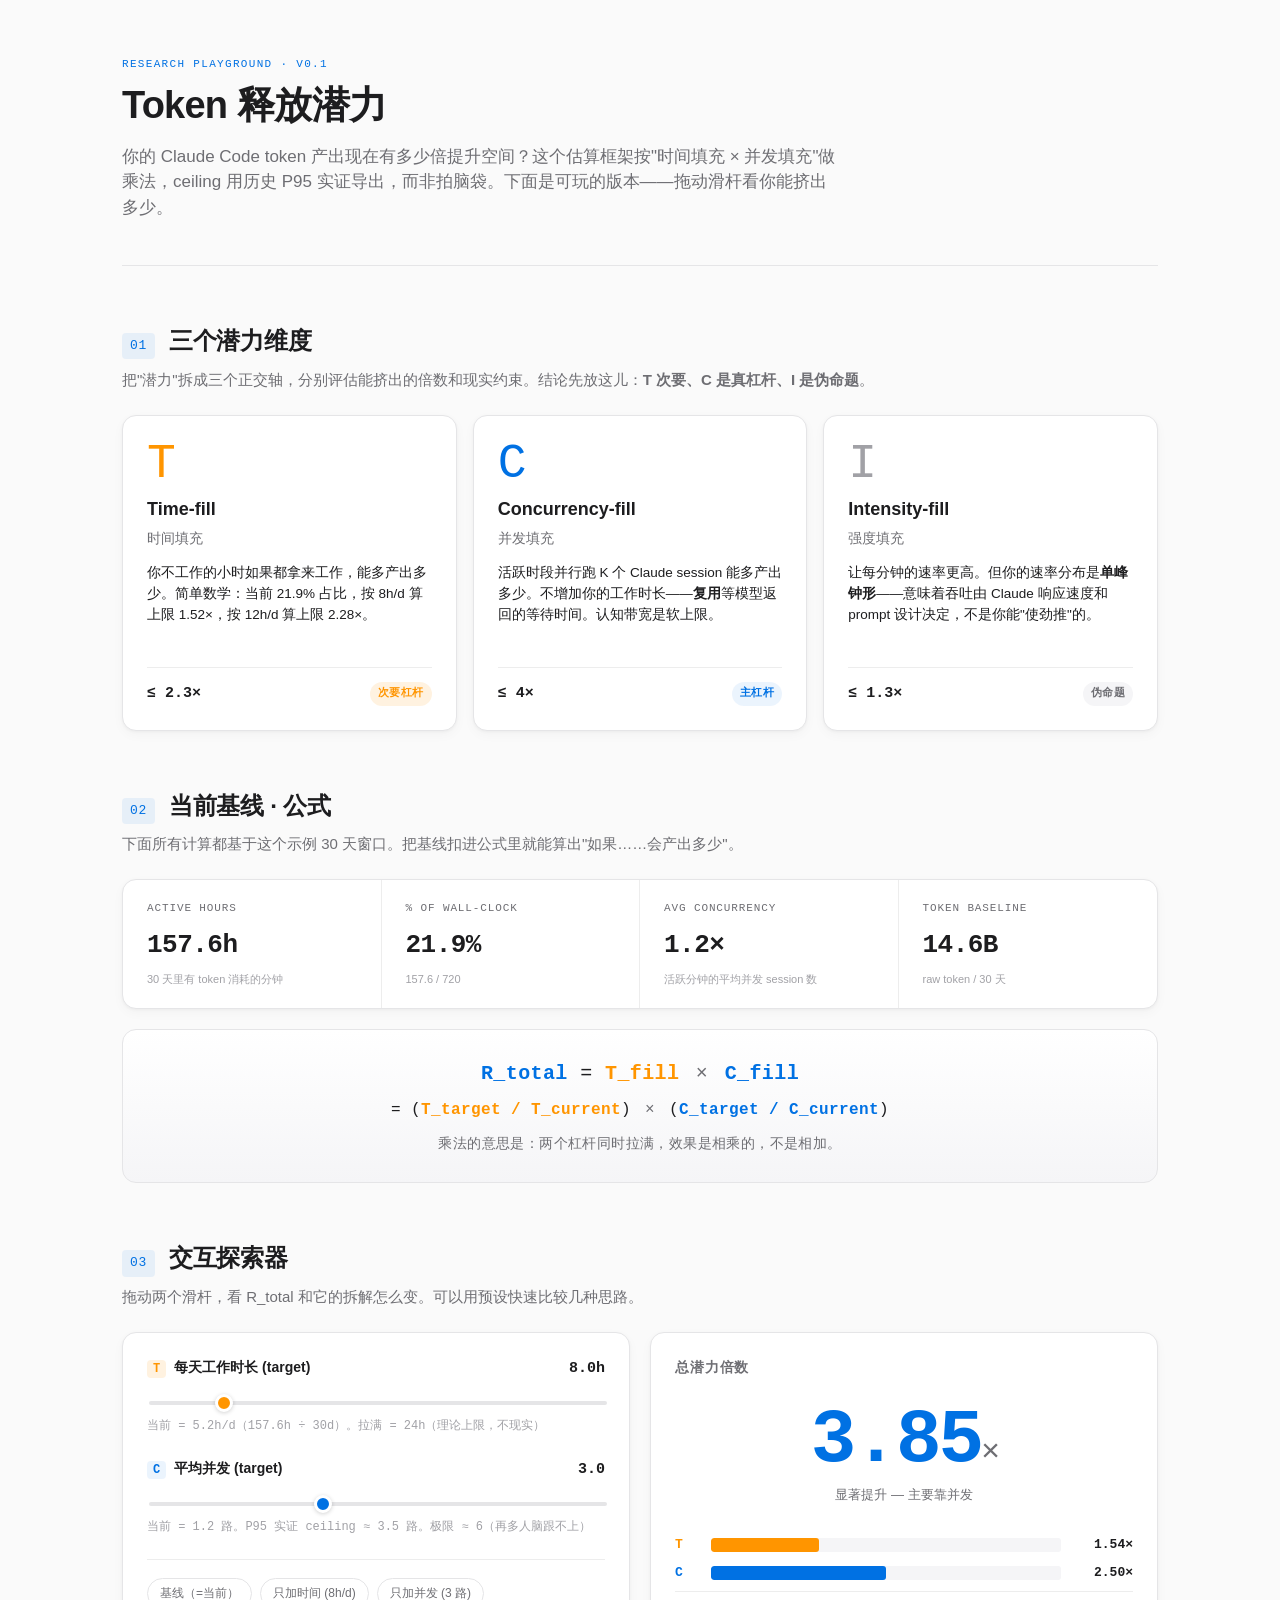
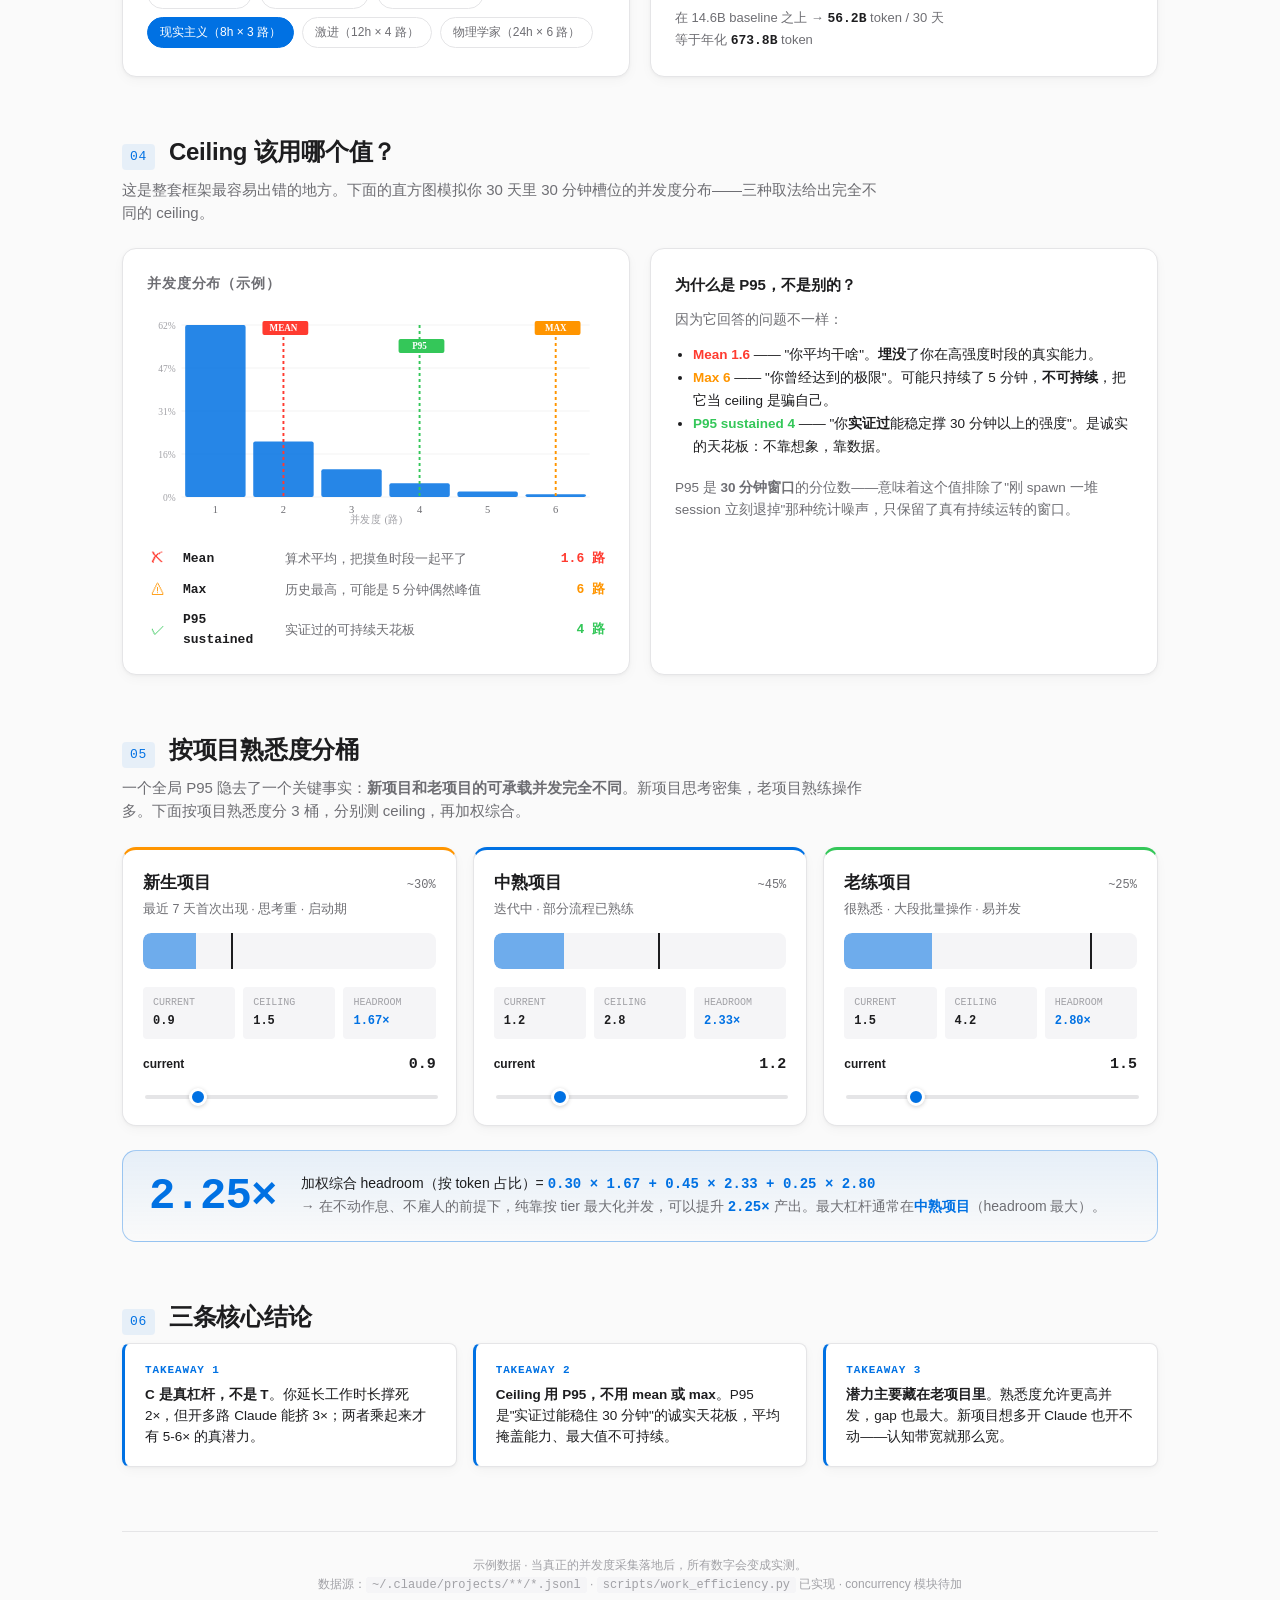
<file: docs/research/release-potential.html>
<!doctype html>
<html lang="zh-CN">
<head>
<meta charset="utf-8" />
<meta name="viewport" content="width=device-width, initial-scale=1" />
<title>Token 释放潜力 · 研究框架</title>
<style>
  :root {
    --bg:           #fafafa;
    --bg-soft:      #f5f5f7;
    --bg-card:      #ffffff;
    --border:       #e5e5e7;
    --border-hair:  rgba(0,0,0,0.07);
    --text:         #1d1d1f;
    --text-muted:   #6e6e73;
    --text-faint:   #a1a1a6;
    --accent:       #0071e3;
    --accent-soft:  rgba(0, 113, 227, 0.08);
    --accent-line:  rgba(0, 113, 227, 0.35);
    --good:         #34c759;
    --good-soft:    rgba(52, 199, 89, 0.12);
    --warn:         #ff9500;
    --warn-soft:    rgba(255, 149, 0, 0.12);
    --bad:          #ff3b30;
    --bad-soft:     rgba(255, 59, 48, 0.12);
    --radius:       14px;
    --radius-sm:    8px;
    --radius-xs:    4px;
    --shadow:       0 1px 3px rgba(0,0,0,0.04), 0 4px 12px rgba(0,0,0,0.03);
    --font: -apple-system, BlinkMacSystemFont, 'SF Pro Text', 'Segoe UI', 'PingFang SC', sans-serif;
    --font-display: -apple-system, BlinkMacSystemFont, 'SF Pro Display', 'Segoe UI', 'PingFang SC', sans-serif;
    --font-mono: 'SF Mono', ui-monospace, 'Cascadia Mono', Menlo, Consolas, monospace;
  }
  * { box-sizing: border-box; }
  html, body { margin: 0; padding: 0; }
  body {
    background: var(--bg);
    color: var(--text);
    font-family: var(--font);
    font-size: 15px;
    line-height: 1.55;
    -webkit-font-smoothing: antialiased;
  }
  .wrap {
    max-width: 1100px;
    margin: 0 auto;
    padding: 56px 32px 96px;
  }

  /* ─── header ─── */
  header {
    border-bottom: 1px solid var(--border);
    padding-bottom: 28px;
    margin-bottom: 40px;
  }
  .eyebrow {
    font-family: var(--font-mono);
    font-size: 11px;
    letter-spacing: 0.12em;
    text-transform: uppercase;
    color: var(--accent);
    margin-bottom: 12px;
  }
  h1 {
    font-family: var(--font-display);
    font-size: 38px;
    font-weight: 700;
    letter-spacing: -0.02em;
    line-height: 1.1;
    margin: 0 0 14px;
  }
  .subtitle {
    font-size: 17px;
    color: var(--text-muted);
    max-width: 720px;
    line-height: 1.5;
  }

  /* ─── sections ─── */
  section {
    margin-top: 56px;
  }
  section > h2 {
    font-family: var(--font-display);
    font-size: 24px;
    font-weight: 600;
    letter-spacing: -0.01em;
    margin: 0 0 8px;
    display: flex;
    align-items: baseline;
    gap: 14px;
  }
  section > h2 .num {
    font-family: var(--font-mono);
    font-size: 13px;
    font-weight: 500;
    color: var(--accent);
    background: var(--accent-soft);
    padding: 3px 8px;
    border-radius: var(--radius-xs);
    letter-spacing: 0.05em;
  }
  section > .lede {
    color: var(--text-muted);
    font-size: 15px;
    margin: 0 0 24px;
    max-width: 760px;
  }

  /* ─── cards ─── */
  .card {
    background: var(--bg-card);
    border: 1px solid var(--border);
    border-radius: var(--radius);
    padding: 22px 24px;
    box-shadow: var(--shadow);
  }
  .card + .card { margin-top: 16px; }
  .card-title {
    font-family: var(--font-display);
    font-size: 14px;
    font-weight: 600;
    text-transform: uppercase;
    letter-spacing: 0.06em;
    color: var(--text-muted);
    margin: 0 0 12px;
  }

  /* ─── 3-dim cards (section 1) ─── */
  .dims {
    display: grid;
    grid-template-columns: repeat(3, 1fr);
    gap: 16px;
  }
  .dim-card {
    background: var(--bg-card);
    border: 1px solid var(--border);
    border-radius: var(--radius);
    padding: 24px;
    position: relative;
    box-shadow: var(--shadow);
  }
  .dim-card .symbol {
    font-family: var(--font-mono);
    font-size: 48px;
    font-weight: 200;
    line-height: 1;
    margin-bottom: 4px;
    letter-spacing: -0.04em;
  }
  .dim-card .symbol.t { color: #ff9500; }
  .dim-card .symbol.c { color: #0071e3; }
  .dim-card .symbol.i { color: var(--text-faint); }
  .dim-card .name {
    font-family: var(--font-display);
    font-size: 18px;
    font-weight: 600;
    margin: 8px 0 4px;
  }
  .dim-card .chinese {
    color: var(--text-muted);
    font-size: 14px;
    margin-bottom: 14px;
  }
  .dim-card .body {
    font-size: 13.5px;
    line-height: 1.55;
    color: var(--text);
    min-height: 90px;
  }
  .dim-card .verdict {
    margin-top: 14px;
    padding-top: 14px;
    border-top: 1px solid var(--border-hair);
    font-family: var(--font-mono);
    font-size: 12px;
    display: flex;
    justify-content: space-between;
    align-items: center;
  }
  .dim-card .verdict .mult {
    font-size: 15px;
    font-weight: 600;
  }
  .dim-card .tag {
    font-size: 11px;
    padding: 3px 8px;
    border-radius: 999px;
    font-weight: 600;
    letter-spacing: 0.04em;
  }
  .tag.weak    { background: var(--warn-soft); color: var(--warn); }
  .tag.strong  { background: var(--accent-soft); color: var(--accent); }
  .tag.bogus   { background: var(--bg-soft); color: var(--text-muted); }
  .tag.good    { background: var(--good-soft); color: var(--good); }
  .tag.bad     { background: var(--bad-soft); color: var(--bad); }

  /* ─── baseline data card ─── */
  .baseline {
    display: grid;
    grid-template-columns: repeat(4, 1fr);
    gap: 0;
    background: var(--bg-card);
    border: 1px solid var(--border);
    border-radius: var(--radius);
    overflow: hidden;
    box-shadow: var(--shadow);
  }
  .baseline > div {
    padding: 20px 24px;
    border-right: 1px solid var(--border-hair);
  }
  .baseline > div:last-child { border-right: none; }
  .baseline .b-label {
    font-family: var(--font-mono);
    font-size: 11px;
    text-transform: uppercase;
    letter-spacing: 0.08em;
    color: var(--text-muted);
    margin-bottom: 8px;
  }
  .baseline .b-value {
    font-family: var(--font-mono);
    font-size: 26px;
    font-weight: 600;
    color: var(--text);
    letter-spacing: -0.02em;
  }
  .baseline .b-hint {
    font-size: 11px;
    color: var(--text-faint);
    margin-top: 6px;
  }

  .formula {
    margin-top: 20px;
    padding: 28px 32px;
    background: linear-gradient(180deg, var(--bg-card), var(--bg-soft));
    border: 1px solid var(--border);
    border-radius: var(--radius);
    text-align: center;
    font-family: var(--font-mono);
    font-size: 20px;
    line-height: 1.6;
    letter-spacing: 0.02em;
  }
  .formula .row { display: block; }
  .formula .R     { color: var(--accent); font-weight: 700; }
  .formula .T     { color: var(--warn); font-weight: 600; }
  .formula .C     { color: var(--accent); font-weight: 600; }
  .formula .small { font-size: 14px; color: var(--text-muted); margin-top: 8px; font-family: var(--font); }
  .formula .op    { color: var(--text-muted); padding: 0 4px; }

  /* ─── interactive explorer ─── */
  .explorer {
    display: grid;
    grid-template-columns: 1fr 1fr;
    gap: 20px;
  }
  .controls {
    background: var(--bg-card);
    border: 1px solid var(--border);
    border-radius: var(--radius);
    padding: 24px;
    box-shadow: var(--shadow);
  }
  .control {
    margin-bottom: 22px;
  }
  .control:last-child { margin-bottom: 0; }
  .control-head {
    display: flex;
    justify-content: space-between;
    align-items: baseline;
    margin-bottom: 8px;
  }
  .control-name {
    font-weight: 600;
    font-size: 14px;
  }
  .control-name .lbl {
    font-family: var(--font-mono);
    color: var(--accent);
    background: var(--accent-soft);
    padding: 2px 6px;
    border-radius: var(--radius-xs);
    font-size: 12px;
    margin-right: 8px;
  }
  .control-name .lbl.t { color: var(--warn); background: var(--warn-soft); }
  .control-val {
    font-family: var(--font-mono);
    font-size: 15px;
    font-weight: 600;
    color: var(--text);
    font-variant-numeric: tabular-nums;
  }
  .control-hint {
    font-size: 12px;
    color: var(--text-faint);
    margin-top: 6px;
    font-family: var(--font-mono);
  }
  input[type=range] {
    width: 100%;
    -webkit-appearance: none;
    appearance: none;
    height: 4px;
    background: var(--border);
    border-radius: 2px;
    outline: none;
  }
  input[type=range]::-webkit-slider-thumb {
    -webkit-appearance: none;
    appearance: none;
    width: 18px;
    height: 18px;
    background: var(--accent);
    border-radius: 50%;
    cursor: pointer;
    border: 3px solid white;
    box-shadow: 0 1px 4px rgba(0,0,0,0.18);
  }
  input[type=range].t-color::-webkit-slider-thumb {
    background: var(--warn);
  }
  input[type=range]::-moz-range-thumb {
    width: 18px;
    height: 18px;
    background: var(--accent);
    border-radius: 50%;
    cursor: pointer;
    border: 3px solid white;
  }

  .result {
    background: var(--bg-card);
    border: 1px solid var(--border);
    border-radius: var(--radius);
    padding: 24px;
    box-shadow: var(--shadow);
    display: flex;
    flex-direction: column;
  }
  .big-r {
    font-family: var(--font-mono);
    font-size: 76px;
    font-weight: 700;
    letter-spacing: -0.04em;
    line-height: 0.95;
    color: var(--accent);
    text-align: center;
    margin: 14px 0 8px;
  }
  .big-r small { font-size: 32px; font-weight: 400; color: var(--text-muted); }
  .big-r-caption {
    text-align: center;
    color: var(--text-muted);
    font-size: 13px;
    margin-bottom: 18px;
  }
  .contribution {
    margin-top: 12px;
  }
  .contribution-row {
    display: grid;
    grid-template-columns: 24px 1fr 60px;
    align-items: center;
    gap: 12px;
    margin-bottom: 8px;
    font-family: var(--font-mono);
    font-size: 13px;
  }
  .contribution-row .axis { font-weight: 600; }
  .contribution-row .axis.t { color: var(--warn); }
  .contribution-row .axis.c { color: var(--accent); }
  .contribution-row .bar-bg {
    height: 14px;
    background: var(--bg-soft);
    border-radius: 3px;
    overflow: hidden;
    position: relative;
  }
  .contribution-row .bar-fill {
    height: 100%;
    border-radius: 3px;
    transition: width 200ms ease-out;
  }
  .contribution-row .bar-fill.t { background: var(--warn); }
  .contribution-row .bar-fill.c { background: var(--accent); }
  .contribution-row .val {
    text-align: right;
    font-weight: 600;
    font-variant-numeric: tabular-nums;
  }
  .delivered {
    margin-top: auto;
    padding-top: 16px;
    border-top: 1px solid var(--border-hair);
    font-size: 13px;
    color: var(--text-muted);
    line-height: 1.6;
  }
  .delivered b {
    color: var(--text);
    font-family: var(--font-mono);
    font-weight: 600;
  }

  /* ─── presets ─── */
  .presets {
    display: flex;
    gap: 8px;
    flex-wrap: wrap;
    margin-top: 18px;
    padding-top: 18px;
    border-top: 1px solid var(--border-hair);
  }
  .preset {
    font-family: var(--font);
    font-size: 12px;
    padding: 6px 12px;
    border: 1px solid var(--border);
    background: var(--bg-card);
    border-radius: 999px;
    cursor: pointer;
    color: var(--text-muted);
    transition: all 120ms;
  }
  .preset:hover {
    border-color: var(--accent-line);
    color: var(--accent);
  }
  .preset.active {
    background: var(--accent);
    color: white;
    border-color: var(--accent);
  }

  /* ─── ceiling demo (section 4) ─── */
  .ceiling-grid {
    display: grid;
    grid-template-columns: 1fr 1fr;
    gap: 20px;
  }
  .hist-card {
    background: var(--bg-card);
    border: 1px solid var(--border);
    border-radius: var(--radius);
    padding: 24px;
    box-shadow: var(--shadow);
  }
  .hist-svg {
    width: 100%;
    height: 220px;
  }
  .legend {
    display: flex;
    flex-direction: column;
    gap: 10px;
    margin-top: 16px;
  }
  .legend-row {
    display: grid;
    grid-template-columns: 24px 90px 1fr 80px;
    align-items: center;
    font-family: var(--font-mono);
    font-size: 13px;
    gap: 12px;
  }
  .legend-row .icon {
    width: 22px;
    text-align: center;
    font-size: 14px;
    line-height: 1;
  }
  .legend-row .name { font-weight: 600; }
  .legend-row .desc { color: var(--text-muted); font-family: var(--font); font-size: 13px; }
  .legend-row .num {
    text-align: right;
    font-weight: 600;
    font-variant-numeric: tabular-nums;
  }
  .legend-row.good .num    { color: var(--good); }
  .legend-row.bad  .num    { color: var(--bad); }
  .legend-row.bad  .icon   { color: var(--bad); }
  .legend-row.good .icon   { color: var(--good); }
  .legend-row.warn .icon   { color: var(--warn); }
  .legend-row.warn .num    { color: var(--warn); }
  .ceiling-words {
    background: var(--bg-card);
    border: 1px solid var(--border);
    border-radius: var(--radius);
    padding: 24px;
    box-shadow: var(--shadow);
  }
  .ceiling-words h3 {
    font-family: var(--font-display);
    font-size: 15px;
    margin: 0 0 12px;
  }
  .ceiling-words p {
    font-size: 13.5px;
    color: var(--text-muted);
    margin: 0 0 14px;
    line-height: 1.6;
  }
  .ceiling-words ul {
    font-size: 13.5px;
    line-height: 1.7;
    padding-left: 18px;
    margin: 0;
  }

  /* ─── tier section ─── */
  .tier-grid {
    display: grid;
    grid-template-columns: repeat(3, 1fr);
    gap: 16px;
    margin-bottom: 24px;
  }
  .tier-card {
    background: var(--bg-card);
    border: 1px solid var(--border);
    border-radius: var(--radius);
    padding: 20px;
    box-shadow: var(--shadow);
  }
  .tier-card.new    { border-top: 3px solid var(--warn); }
  .tier-card.mid    { border-top: 3px solid var(--accent); }
  .tier-card.mature { border-top: 3px solid var(--good); }
  .tier-head {
    display: flex;
    justify-content: space-between;
    align-items: baseline;
    margin-bottom: 4px;
  }
  .tier-name {
    font-family: var(--font-display);
    font-size: 17px;
    font-weight: 600;
  }
  .tier-share {
    font-family: var(--font-mono);
    font-size: 12px;
    color: var(--text-muted);
  }
  .tier-card .desc {
    font-size: 12.5px;
    color: var(--text-muted);
    margin-bottom: 14px;
    line-height: 1.5;
  }
  .gap-vis {
    height: 36px;
    background: var(--bg-soft);
    border-radius: var(--radius-sm);
    position: relative;
    margin: 8px 0 10px;
    overflow: hidden;
  }
  .gap-vis .cur {
    position: absolute;
    top: 0; left: 0; bottom: 0;
    background: var(--accent);
    opacity: 0.55;
    border-radius: var(--radius-sm) 0 0 var(--radius-sm);
    transition: width 200ms ease-out;
  }
  .gap-vis .ceiling-mark {
    position: absolute;
    top: 0; bottom: 0;
    width: 2px;
    background: var(--text);
    transition: left 200ms ease-out;
  }
  .gap-vis .ceiling-label {
    position: absolute;
    bottom: 100%;
    font-family: var(--font-mono);
    font-size: 10px;
    color: var(--text-muted);
    padding-bottom: 2px;
    transform: translateX(-50%);
    transition: left 200ms ease-out;
    white-space: nowrap;
  }
  .gap-vis .cur-label {
    position: absolute;
    bottom: 100%;
    font-family: var(--font-mono);
    font-size: 10px;
    color: var(--accent);
    padding-bottom: 2px;
    transform: translateX(-50%);
    transition: left 200ms ease-out;
    white-space: nowrap;
  }
  .tier-stats {
    display: grid;
    grid-template-columns: 1fr 1fr 1fr;
    gap: 8px;
    margin-top: 18px;
    font-family: var(--font-mono);
    font-size: 12px;
  }
  .tier-stats > div {
    padding: 8px 10px;
    background: var(--bg-soft);
    border-radius: var(--radius-xs);
  }
  .tier-stats .k { color: var(--text-faint); font-size: 10px; margin-bottom: 2px; }
  .tier-stats .v { font-weight: 600; font-variant-numeric: tabular-nums; }
  .tier-stats .v.headroom { color: var(--accent); }
  .tier-slider {
    margin-top: 14px;
  }
  .tier-slider .control-head { margin-bottom: 6px; }
  .tier-slider .control-name { font-size: 12px; }

  .tier-summary {
    background: linear-gradient(180deg, var(--accent-soft), transparent);
    border: 1px solid var(--accent-line);
    border-radius: var(--radius);
    padding: 22px 26px;
    display: grid;
    grid-template-columns: auto 1fr;
    align-items: center;
    gap: 24px;
  }
  .tier-summary .big {
    font-family: var(--font-mono);
    font-size: 44px;
    font-weight: 700;
    color: var(--accent);
    letter-spacing: -0.02em;
    line-height: 1;
  }
  .tier-summary .txt {
    font-size: 14px;
    color: var(--text);
    line-height: 1.55;
  }
  .tier-summary .txt b {
    font-family: var(--font-mono);
    color: var(--accent);
  }

  /* ─── takeaways ─── */
  .takeaways {
    display: grid;
    grid-template-columns: repeat(3, 1fr);
    gap: 16px;
  }
  .takeaway {
    background: var(--bg-card);
    border: 1px solid var(--border);
    border-left: 3px solid var(--accent);
    border-radius: var(--radius-sm);
    padding: 18px 20px;
    box-shadow: var(--shadow);
  }
  .takeaway .num {
    font-family: var(--font-mono);
    font-size: 11px;
    color: var(--accent);
    font-weight: 700;
    letter-spacing: 0.08em;
    margin-bottom: 6px;
  }
  .takeaway .body {
    font-size: 13.5px;
    line-height: 1.55;
  }
  .takeaway .body b { font-weight: 600; }

  footer {
    margin-top: 64px;
    padding-top: 24px;
    border-top: 1px solid var(--border);
    font-size: 12px;
    color: var(--text-faint);
    text-align: center;
    line-height: 1.6;
  }
  footer code {
    font-family: var(--font-mono);
    background: var(--bg-soft);
    padding: 1px 6px;
    border-radius: 3px;
  }

  @media (max-width: 880px) {
    .dims, .takeaways, .tier-grid { grid-template-columns: 1fr; }
    .baseline { grid-template-columns: 1fr 1fr; }
    .ceiling-grid, .explorer { grid-template-columns: 1fr; }
    h1 { font-size: 30px; }
  }
</style>
</head>
<body>
<div class="wrap">

<header>
  <div class="eyebrow">Research playground · v0.1</div>
  <h1>Token 释放潜力</h1>
  <p class="subtitle">你的 Claude Code token 产出现在有多少倍提升空间？这个估算框架按"时间填充 × 并发填充"做乘法，ceiling 用历史 P95 实证导出，而非拍脑袋。下面是可玩的版本——拖动滑杆看你能挤出多少。</p>
</header>

<!-- ─── Section 1: three dimensions ─── -->
<section>
  <h2><span class="num">01</span>三个潜力维度</h2>
  <p class="lede">把"潜力"拆成三个正交轴，分别评估能挤出的倍数和现实约束。结论先放这儿：<b>T 次要、C 是真杠杆、I 是伪命题</b>。</p>

  <div class="dims">
    <div class="dim-card">
      <div class="symbol t">T</div>
      <div class="name">Time-fill</div>
      <div class="chinese">时间填充</div>
      <div class="body">你不工作的小时如果都拿来工作，能多产出多少。简单数学：当前 21.9% 占比，按 8h/d 算上限 1.52×，按 12h/d 算上限 2.28×。</div>
      <div class="verdict">
        <span class="mult">≤ 2.3×</span>
        <span class="tag weak">次要杠杆</span>
      </div>
    </div>

    <div class="dim-card">
      <div class="symbol c">C</div>
      <div class="name">Concurrency-fill</div>
      <div class="chinese">并发填充</div>
      <div class="body">活跃时段并行跑 K 个 Claude session 能多产出多少。不增加你的工作时长——<b>复用</b>等模型返回的等待时间。认知带宽是软上限。</div>
      <div class="verdict">
        <span class="mult">≤ 4×</span>
        <span class="tag strong">主杠杆</span>
      </div>
    </div>

    <div class="dim-card">
      <div class="symbol i">I</div>
      <div class="name">Intensity-fill</div>
      <div class="chinese">强度填充</div>
      <div class="body">让每分钟的速率更高。但你的速率分布是<b>单峰钟形</b>——意味着吞吐由 Claude 响应速度和 prompt 设计决定，不是你能"使劲推"的。</div>
      <div class="verdict">
        <span class="mult">≤ 1.3×</span>
        <span class="tag bogus">伪命题</span>
      </div>
    </div>
  </div>
</section>

<!-- ─── Section 2: baseline + formula ─── -->
<section>
  <h2><span class="num">02</span>当前基线 · 公式</h2>
  <p class="lede">下面所有计算都基于这个示例 30 天窗口。把基线扣进公式里就能算出"如果……会产出多少"。</p>

  <div class="baseline">
    <div>
      <div class="b-label">Active hours</div>
      <div class="b-value">157.6h</div>
      <div class="b-hint">30 天里有 token 消耗的分钟</div>
    </div>
    <div>
      <div class="b-label">% of wall-clock</div>
      <div class="b-value">21.9%</div>
      <div class="b-hint">157.6 / 720</div>
    </div>
    <div>
      <div class="b-label">Avg concurrency</div>
      <div class="b-value">1.2×</div>
      <div class="b-hint">活跃分钟的平均并发 session 数</div>
    </div>
    <div>
      <div class="b-label">Token baseline</div>
      <div class="b-value">14.6B</div>
      <div class="b-hint">raw token / 30 天</div>
    </div>
  </div>

  <div class="formula">
    <span class="row"><span class="R">R_total</span> = <span class="T">T_fill</span> <span class="op">×</span> <span class="C">C_fill</span></span>
    <span class="row" style="font-size:16px; margin-top:8px;">
      = (<span class="T">T_target / T_current</span>) <span class="op">×</span> (<span class="C">C_target / C_current</span>)
    </span>
    <div class="small">乘法的意思是：两个杠杆同时拉满，效果是相乘的，不是相加。</div>
  </div>
</section>

<!-- ─── Section 3: interactive explorer ─── -->
<section>
  <h2><span class="num">03</span>交互探索器</h2>
  <p class="lede">拖动两个滑杆，看 R_total 和它的拆解怎么变。可以用预设快速比较几种思路。</p>

  <div class="explorer">
    <div class="controls">
      <div class="control">
        <div class="control-head">
          <span class="control-name"><span class="lbl t">T</span>每天工作时长 (target)</span>
          <span class="control-val" id="t-val">5.2h</span>
        </div>
        <input type="range" id="t-slider" class="t-color" min="5.2" max="24" step="0.1" value="5.2" />
        <div class="control-hint">当前 = 5.2h/d（157.6h ÷ 30d）。拉满 = 24h（理论上限，不现实）</div>
      </div>
      <div class="control">
        <div class="control-head">
          <span class="control-name"><span class="lbl">C</span>平均并发 (target)</span>
          <span class="control-val" id="c-val">1.2</span>
        </div>
        <input type="range" id="c-slider" min="1.2" max="6" step="0.1" value="1.2" />
        <div class="control-hint">当前 = 1.2 路。P95 实证 ceiling ≈ 3.5 路。极限 ≈ 6（再多人脑跟不上）</div>
      </div>

      <div class="presets">
        <button class="preset" data-preset="baseline">基线（=当前）</button>
        <button class="preset" data-preset="time-only">只加时间 (8h/d)</button>
        <button class="preset" data-preset="conc-only">只加并发 (3 路)</button>
        <button class="preset active" data-preset="realistic">现实主义（8h × 3 路）</button>
        <button class="preset" data-preset="aggressive">激进（12h × 4 路）</button>
        <button class="preset" data-preset="absurd">物理学家（24h × 6 路）</button>
      </div>
    </div>

    <div class="result">
      <div class="card-title">总潜力倍数</div>
      <div class="big-r" id="r-val">1.00<small>×</small></div>
      <div class="big-r-caption" id="r-caption">在当前基线之上的产出倍数</div>

      <div class="contribution">
        <div class="contribution-row">
          <span class="axis t">T</span>
          <div class="bar-bg"><div class="bar-fill t" id="t-bar" style="width:0%"></div></div>
          <span class="val" id="t-fill">1.00×</span>
        </div>
        <div class="contribution-row">
          <span class="axis c">C</span>
          <div class="bar-bg"><div class="bar-fill c" id="c-bar" style="width:0%"></div></div>
          <span class="val" id="c-fill">1.00×</span>
        </div>
      </div>

      <div class="delivered">
        在 14.6B baseline 之上 → <b id="delivered-tok">14.6B</b> token / 30 天
        <br />等于年化 <b id="annualized">177B</b> token
      </div>
    </div>
  </div>
</section>

<!-- ─── Section 4: ceiling — P95 vs Mean vs Max ─── -->
<section>
  <h2><span class="num">04</span>Ceiling 该用哪个值？</h2>
  <p class="lede">这是整套框架最容易出错的地方。下面的直方图模拟你 30 天里 30 分钟槽位的并发度分布——三种取法给出完全不同的 ceiling。</p>

  <div class="ceiling-grid">
    <div class="hist-card">
      <div class="card-title">并发度分布（示例）</div>
      <svg class="hist-svg" id="hist" viewBox="0 0 480 220" preserveAspectRatio="none"></svg>
      <div class="legend">
        <div class="legend-row bad">
          <span class="icon">✗</span><span class="name">Mean</span>
          <span class="desc">算术平均，把摸鱼时段一起平了</span><span class="num">1.6 路</span>
        </div>
        <div class="legend-row warn">
          <span class="icon">⚠</span><span class="name">Max</span>
          <span class="desc">历史最高，可能是 5 分钟偶然峰值</span><span class="num">6 路</span>
        </div>
        <div class="legend-row good">
          <span class="icon">✓</span><span class="name">P95 sustained</span>
          <span class="desc">实证过的可持续天花板</span><span class="num">4 路</span>
        </div>
      </div>
    </div>

    <div class="ceiling-words">
      <h3>为什么是 P95，不是别的？</h3>
      <p>因为它回答的问题不一样：</p>
      <ul>
        <li><b style="color:var(--bad)">Mean 1.6</b> —— "你平均干啥"。<b>埋没</b>了你在高强度时段的真实能力。</li>
        <li><b style="color:var(--warn)">Max 6</b> —— "你曾经达到的极限"。可能只持续了 5 分钟，<b>不可持续</b>，把它当 ceiling 是骗自己。</li>
        <li><b style="color:var(--good)">P95 sustained 4</b> —— "你<b>实证过</b>能稳定撑 30 分钟以上的强度"。是诚实的天花板：不靠想象，靠数据。</li>
      </ul>
      <p style="margin-top:18px;">P95 是 <b>30 分钟窗口</b>的分位数——意味着这个值排除了"刚 spawn 一堆 session 立刻退掉"那种统计噪声，只保留了真有持续运转的窗口。</p>
    </div>
  </div>
</section>

<!-- ─── Section 5: tier-conditional ceiling ─── -->
<section>
  <h2><span class="num">05</span>按项目熟悉度分桶</h2>
  <p class="lede">一个全局 P95 隐去了一个关键事实：<b>新项目和老项目的可承载并发完全不同</b>。新项目思考密集，老项目熟练操作多。下面按项目熟悉度分 3 桶，分别测 ceiling，再加权综合。</p>

  <div class="tier-grid">
    <div class="tier-card new">
      <div class="tier-head">
        <span class="tier-name">新生项目</span>
        <span class="tier-share" id="tier1-share">~30%</span>
      </div>
      <div class="desc">最近 7 天首次出现 · 思考重 · 启动期</div>
      <div class="gap-vis">
        <div class="cur" id="tier1-cur-bar"></div>
        <div class="ceiling-mark" id="tier1-ceil-mark"></div>
        <div class="cur-label" id="tier1-cur-label">cur 0.9</div>
        <div class="ceiling-label" id="tier1-ceil-label">P95 1.5</div>
      </div>
      <div class="tier-stats">
        <div><div class="k">CURRENT</div><div class="v" id="tier1-cur-txt">0.9</div></div>
        <div><div class="k">CEILING</div><div class="v" id="tier1-ceil-txt">1.5</div></div>
        <div><div class="k">HEADROOM</div><div class="v headroom" id="tier1-room">1.67×</div></div>
      </div>
      <div class="tier-slider">
        <div class="control-head">
          <span class="control-name">current</span>
          <span class="control-val" id="tier1-cur-val">0.9</span>
        </div>
        <input type="range" id="tier1-cur" min="0.5" max="3" step="0.1" value="0.9" />
      </div>
    </div>

    <div class="tier-card mid">
      <div class="tier-head">
        <span class="tier-name">中熟项目</span>
        <span class="tier-share" id="tier2-share">~45%</span>
      </div>
      <div class="desc">迭代中 · 部分流程已熟练</div>
      <div class="gap-vis">
        <div class="cur" id="tier2-cur-bar"></div>
        <div class="ceiling-mark" id="tier2-ceil-mark"></div>
        <div class="cur-label" id="tier2-cur-label">cur 1.2</div>
        <div class="ceiling-label" id="tier2-ceil-label">P95 2.8</div>
      </div>
      <div class="tier-stats">
        <div><div class="k">CURRENT</div><div class="v" id="tier2-cur-txt">1.2</div></div>
        <div><div class="k">CEILING</div><div class="v" id="tier2-ceil-txt">2.8</div></div>
        <div><div class="k">HEADROOM</div><div class="v headroom" id="tier2-room">2.33×</div></div>
      </div>
      <div class="tier-slider">
        <div class="control-head">
          <span class="control-name">current</span>
          <span class="control-val" id="tier2-cur-val">1.2</span>
        </div>
        <input type="range" id="tier2-cur" min="0.5" max="4" step="0.1" value="1.2" />
      </div>
    </div>

    <div class="tier-card mature">
      <div class="tier-head">
        <span class="tier-name">老练项目</span>
        <span class="tier-share" id="tier3-share">~25%</span>
      </div>
      <div class="desc">很熟悉 · 大段批量操作 · 易并发</div>
      <div class="gap-vis">
        <div class="cur" id="tier3-cur-bar"></div>
        <div class="ceiling-mark" id="tier3-ceil-mark"></div>
        <div class="cur-label" id="tier3-cur-label">cur 1.5</div>
        <div class="ceiling-label" id="tier3-ceil-label">P95 4.2</div>
      </div>
      <div class="tier-stats">
        <div><div class="k">CURRENT</div><div class="v" id="tier3-cur-txt">1.5</div></div>
        <div><div class="k">CEILING</div><div class="v" id="tier3-ceil-txt">4.2</div></div>
        <div><div class="k">HEADROOM</div><div class="v headroom" id="tier3-room">2.80×</div></div>
      </div>
      <div class="tier-slider">
        <div class="control-head">
          <span class="control-name">current</span>
          <span class="control-val" id="tier3-cur-val">1.5</span>
        </div>
        <input type="range" id="tier3-cur" min="0.5" max="5" step="0.1" value="1.5" />
      </div>
    </div>
  </div>

  <div class="tier-summary">
    <div class="big" id="tier-total">2.20×</div>
    <div class="txt">
      加权综合 headroom（按 token 占比）= <b id="tier-formula">0.30 × 1.67 + 0.45 × 2.33 + 0.25 × 2.80</b><br/>
      <span style="color:var(--text-muted)">→ 在不动作息、不雇人的前提下，纯靠按 tier 最大化并发，可以提升 <b id="tier-total-inline">2.20×</b> 产出。最大杠杆通常在<b id="biggest-tier">老练项目</b>（headroom 最大）。</span>
    </div>
  </div>
</section>

<!-- ─── Section 6: takeaways ─── -->
<section>
  <h2><span class="num">06</span>三条核心结论</h2>
  <div class="takeaways">
    <div class="takeaway">
      <div class="num">TAKEAWAY 1</div>
      <div class="body"><b>C 是真杠杆，不是 T</b>。你延长工作时长撑死 2×，但开多路 Claude 能挤 3×；两者乘起来才有 5-6× 的真潜力。</div>
    </div>
    <div class="takeaway">
      <div class="num">TAKEAWAY 2</div>
      <div class="body"><b>Ceiling 用 P95，不用 mean 或 max</b>。P95 是"实证过能稳住 30 分钟"的诚实天花板，平均掩盖能力、最大值不可持续。</div>
    </div>
    <div class="takeaway">
      <div class="num">TAKEAWAY 3</div>
      <div class="body"><b>潜力主要藏在老项目里</b>。熟悉度允许更高并发，gap 也最大。新项目想多开 Claude 也开不动——认知带宽就那么宽。</div>
    </div>
  </div>
</section>

<footer>
  示例数据 · 当真正的并发度采集落地后，所有数字会变成实测。<br/>
  数据源：<code>~/.claude/projects/**/*.jsonl</code> ·
  <code>scripts/work_efficiency.py</code> 已实现 · concurrency 模块待加
</footer>

</div>

<script>
'use strict';

const T_CURRENT = 5.2;      // h/d
const C_CURRENT = 1.2;      // avg
const BASELINE_TOK = 14.6;  // B raw / 30d

const state = {
  t: T_CURRENT,
  c: C_CURRENT,
  tier1Cur: 0.9,
  tier2Cur: 1.2,
  tier3Cur: 1.5,
};

const TIER_CEILINGS = { t1: 1.5, t2: 2.8, t3: 4.2 };
const TIER_SHARES   = { t1: 0.30, t2: 0.45, t3: 0.25 };

// ─── helpers ───
const $ = (s) => document.querySelector(s);
const fmt = (n, dp = 2) => n.toFixed(dp);
const fmtTok = (b) => b >= 1000 ? (b/1000).toFixed(2) + 'T' : b.toFixed(1) + 'B';

function updateExplorer() {
  const tFill = state.t / T_CURRENT;
  const cFill = state.c / C_CURRENT;
  const rTotal = tFill * cFill;

  $('#t-val').textContent = fmt(state.t, 1) + 'h';
  $('#c-val').textContent = fmt(state.c, 1);

  $('#r-val').innerHTML = fmt(rTotal, 2) + '<small>×</small>';
  $('#t-fill').textContent = fmt(tFill, 2) + '×';
  $('#c-fill').textContent = fmt(cFill, 2) + '×';

  // bar widths — scale relative to max possible (T can go ~4.6×, C can go ~5×)
  const maxScale = Math.max(tFill, cFill, 5);
  $('#t-bar').style.width = (tFill / maxScale * 100) + '%';
  $('#c-bar').style.width = (cFill / maxScale * 100) + '%';

  const deliveredB = BASELINE_TOK * rTotal;
  const annualizedB = deliveredB * 12;
  $('#delivered-tok').textContent = fmtTok(deliveredB);
  $('#annualized').textContent = fmtTok(annualizedB);

  // caption commentary
  let caption = '在当前基线之上的产出倍数';
  if (rTotal < 1.05) caption = '当前基线';
  else if (rTotal < 2)   caption = '温和提升';
  else if (rTotal < 4)   caption = '显著提升 — 主要靠并发';
  else if (rTotal < 8)   caption = '激进提升 — 时间+并发双拉';
  else                   caption = '物理学家区 — 不现实';
  $('#r-caption').textContent = caption;
}

function updateTier(i) {
  const cur = state['tier' + i + 'Cur'];
  const ceil = TIER_CEILINGS['t' + i];
  const room = ceil / cur;

  $('#tier' + i + '-cur-val').textContent = fmt(cur, 1);
  $('#tier' + i + '-cur-txt').textContent = fmt(cur, 1);
  $('#tier' + i + '-room').textContent = fmt(room, 2) + '×';

  // bar visualization — scale within [0, 5] for a unified axis
  const SCALE_MAX = 5;
  const curPct = Math.min(100, cur / SCALE_MAX * 100);
  const ceilPct = Math.min(100, ceil / SCALE_MAX * 100);
  $('#tier' + i + '-cur-bar').style.width = curPct + '%';
  $('#tier' + i + '-ceil-mark').style.left = ceilPct + '%';
  $('#tier' + i + '-cur-label').style.left = curPct + '%';
  $('#tier' + i + '-cur-label').textContent = 'cur ' + fmt(cur, 1);
  $('#tier' + i + '-ceil-label').style.left = ceilPct + '%';
}

function updateTierSummary() {
  const r1 = TIER_CEILINGS.t1 / state.tier1Cur;
  const r2 = TIER_CEILINGS.t2 / state.tier2Cur;
  const r3 = TIER_CEILINGS.t3 / state.tier3Cur;
  const total = TIER_SHARES.t1 * r1 + TIER_SHARES.t2 * r2 + TIER_SHARES.t3 * r3;

  $('#tier-total').textContent = fmt(total, 2) + '×';
  $('#tier-total-inline').textContent = fmt(total, 2) + '×';
  $('#tier-formula').textContent =
    `${TIER_SHARES.t1.toFixed(2)} × ${fmt(r1, 2)} + ${TIER_SHARES.t2.toFixed(2)} × ${fmt(r2, 2)} + ${TIER_SHARES.t3.toFixed(2)} × ${fmt(r3, 2)}`;

  // biggest contributor (in terms of weighted gain)
  const gains = {
    '新生项目':   TIER_SHARES.t1 * (r1 - 1),
    '中熟项目':   TIER_SHARES.t2 * (r2 - 1),
    '老练项目':   TIER_SHARES.t3 * (r3 - 1),
  };
  let max = '老练项目'; let maxV = -Infinity;
  for (const [k, v] of Object.entries(gains)) if (v > maxV) { max = k; maxV = v; }
  $('#biggest-tier').textContent = max;
}

function updateAll() {
  updateExplorer();
  updateTier(1); updateTier(2); updateTier(3);
  updateTierSummary();
}

// ─── histogram for section 4 ───
function drawHistogram() {
  // realistic-ish concurrency distribution where mean ≈ 1.6, P95 ≈ 4, max = 6
  const buckets = [
    { c: 1, prob: 0.62 },
    { c: 2, prob: 0.20 },
    { c: 3, prob: 0.10 },
    { c: 4, prob: 0.05 },
    { c: 5, prob: 0.02 },
    { c: 6, prob: 0.01 },
  ];
  const svg = $('#hist');
  const W = 480, H = 220;
  const padL = 36, padR = 16, padT = 18, padB = 30;
  const cw = (W - padL - padR) / buckets.length;
  const maxProb = Math.max(...buckets.map(b => b.prob));
  const yScale = (H - padT - padB) / maxProb;

  let s = '';

  // y axis gridlines
  for (let i = 0; i <= 4; i++) {
    const y = padT + (H - padT - padB) * (i / 4);
    const v = (maxProb * (1 - i/4) * 100).toFixed(0);
    s += `<line x1="${padL}" y1="${y}" x2="${W-padR}" y2="${y}" stroke="rgba(0,0,0,0.05)" />`;
    s += `<text x="${padL-6}" y="${y+4}" text-anchor="end" font-family="ui-monospace" font-size="10" fill="#a1a1a6">${v}%</text>`;
  }

  // bars
  buckets.forEach((b, idx) => {
    const x = padL + idx * cw + 4;
    const w = cw - 8;
    const barH = b.prob * yScale;
    const y = H - padB - barH;
    s += `<rect x="${x}" y="${y}" width="${w}" height="${barH}" fill="#0071e3" opacity="0.85" rx="2" />`;
    s += `<text x="${padL + idx * cw + cw/2}" y="${H - padB + 16}" text-anchor="middle" font-family="ui-monospace" font-size="11" fill="#6e6e73">${b.c}</text>`;
  });

  // x label
  s += `<text x="${(W)/2}" y="${H-4}" text-anchor="middle" font-family="-apple-system" font-size="11" fill="#a1a1a6">并发度 (路)</text>`;

  // markers — mean / P95 / max
  function marker(value, color, label, dy = 0) {
    const idx = buckets.findIndex(b => b.c === Math.round(value));
    const x = padL + idx * cw + cw/2;
    s += `<line x1="${x}" y1="${padT}" x2="${x}" y2="${H-padB}" stroke="${color}" stroke-width="2" stroke-dasharray="3 3" />`;
    s += `<rect x="${x-22}" y="${padT - 4 + dy}" width="48" height="14" fill="${color}" rx="2"/>`;
    s += `<text x="${x}" y="${padT + 6 + dy}" text-anchor="middle" font-family="ui-monospace" font-size="9.5" fill="white" font-weight="700">${label}</text>`;
  }
  marker(1.6, '#ff3b30', 'MEAN',  0);     // ~ bucket 2
  marker(4,   '#34c759', 'P95',  18);
  marker(6,   '#ff9500', 'MAX',   0);

  svg.innerHTML = s;
}

// ─── presets ───
const PRESETS = {
  baseline:  { t: T_CURRENT, c: C_CURRENT },
  'time-only': { t: 8,    c: C_CURRENT },
  'conc-only': { t: T_CURRENT, c: 3 },
  realistic: { t: 8,    c: 3 },
  aggressive:{ t: 12,   c: 4 },
  absurd:    { t: 24,   c: 6 },
};
document.querySelectorAll('.preset').forEach(btn => {
  btn.addEventListener('click', () => {
    document.querySelectorAll('.preset').forEach(b => b.classList.remove('active'));
    btn.classList.add('active');
    const p = PRESETS[btn.dataset.preset];
    state.t = p.t; state.c = p.c;
    $('#t-slider').value = p.t;
    $('#c-slider').value = p.c;
    updateExplorer();
  });
});

// ─── slider wiring ───
$('#t-slider').addEventListener('input', (e) => {
  state.t = Number(e.target.value);
  document.querySelectorAll('.preset').forEach(b => b.classList.remove('active'));
  updateExplorer();
});
$('#c-slider').addEventListener('input', (e) => {
  state.c = Number(e.target.value);
  document.querySelectorAll('.preset').forEach(b => b.classList.remove('active'));
  updateExplorer();
});

for (const i of [1, 2, 3]) {
  $('#tier' + i + '-cur').addEventListener('input', (e) => {
    state['tier' + i + 'Cur'] = Number(e.target.value);
    updateTier(i);
    updateTierSummary();
  });
}

// ─── init ───
drawHistogram();
// start at the "realistic" preset
document.querySelector('[data-preset="realistic"]').click();
updateAll();

// redraw histogram on resize for crispness
window.addEventListener('resize', () => {
  // SVG uses viewBox so no redraw needed; left here for future tweaks
});
</script>

</body>
</html>
</file>
